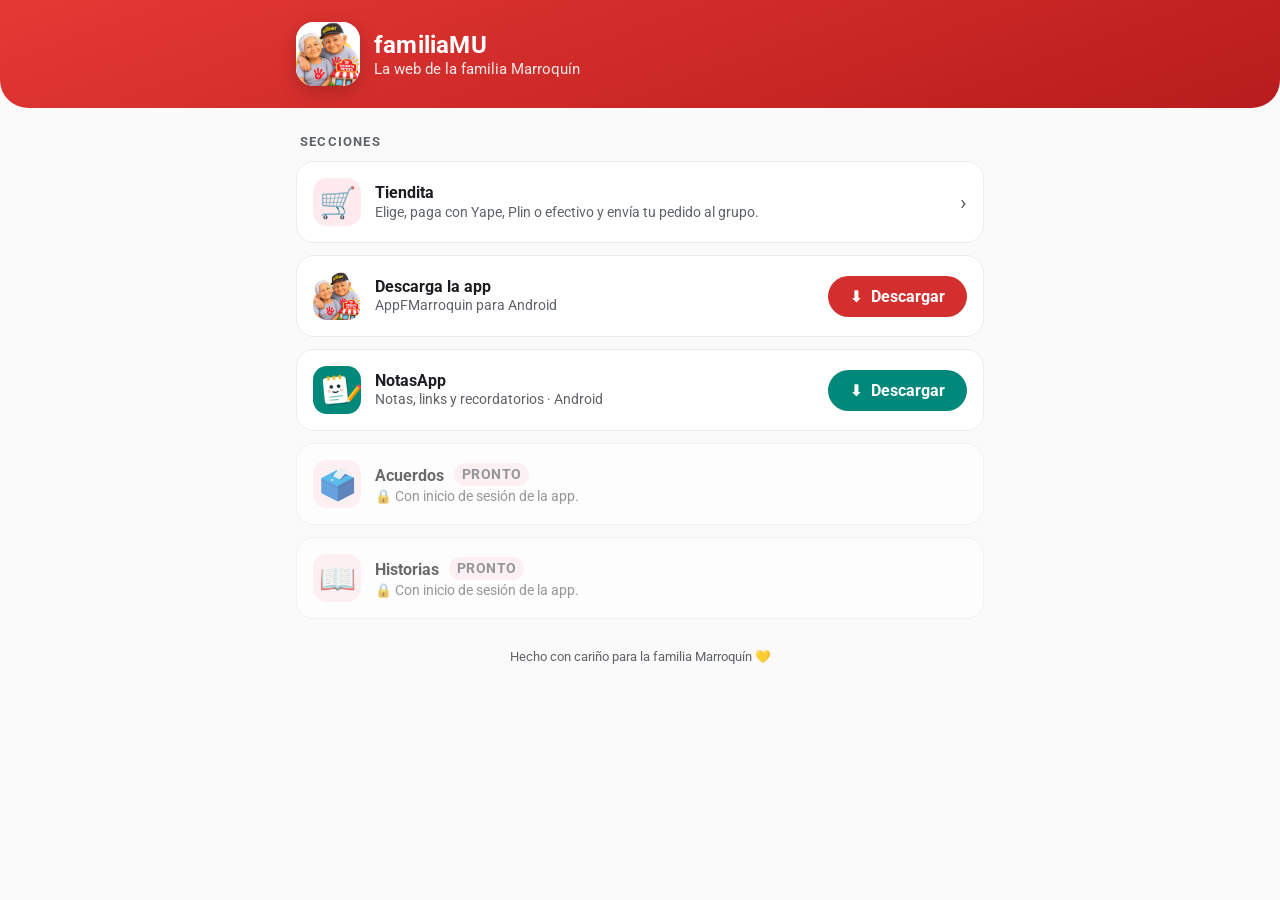
<file: index.html>
<!doctype html>
<html lang="es">
<head>
<meta charset="utf-8">
<meta name="viewport" content="width=device-width, initial-scale=1, viewport-fit=cover">
<title>familiaMU</title>
<meta name="description" content="La web de la familia Marroquín: tiendita, acuerdos e historias.">
<meta name="theme-color" content="#C62828">

<meta property="og:type" content="website">
<meta property="og:site_name" content="familiaMU">
<meta property="og:title" content="familiaMU — la web de la familia">
<meta property="og:description" content="Pide en la tiendita y envía tu pedido al grupo 🛒">
<meta property="og:image" content="https://fammarroquin.github.io/familiaMU/assets/img/og.jpg">
<meta property="og:image:type" content="image/jpeg">
<meta property="og:image:width" content="1200">
<meta property="og:image:height" content="630">
<meta property="og:url" content="https://fammarroquin.github.io/familiaMU/">
<meta name="twitter:card" content="summary_large_image">

<link rel="manifest" href="manifest.webmanifest">
<link rel="icon" href="assets/img/favicon.png">
<link rel="apple-touch-icon" href="assets/img/apple-touch-icon.png">
<link rel="preconnect" href="https://fonts.googleapis.com">
<link href="https://fonts.googleapis.com/css2?family=Roboto:wght@400;500;700&display=swap" rel="stylesheet">
<link rel="stylesheet" href="assets/estilo.css">
</head>
<body>

<header class="hero">
  <div class="wrap">
    <div class="fila">
      <div class="icono"><img src="assets/img/icon-192.png" alt=""></div>
      <div>
        <h1>familiaMU</h1>
        <div class="sub">La web de la familia Marroquín</div>
      </div>
    </div>
    <button class="boton claro instalar" data-instalar hidden>📲&nbsp; Agregar a la pantalla de inicio</button>
  </div>
</header>

<main class="wrap">
  <h2>Secciones</h2>
  <div class="secciones">
    <a class="seccion" href="tiendita/">
      <div class="e">🛒</div>
      <div><b>Tiendita</b><span>Elige, paga con Yape, Plin o efectivo y envía tu pedido al grupo.</span></div>
      <div class="flecha">›</div>
    </a>
    <div class="seccion app-descarga">
      <div class="e"><img src="assets/img/icon-192.png" alt=""></div>
      <div><b>Descarga la app</b><span>AppFMarroquin para Android</span><small class="version" data-version-app hidden></small></div>
      <a class="boton" href="app/" data-solo-android>⬇&nbsp; Descargar</a>
      <p class="solo-android" data-solo-ios hidden>Por ahora la app es solo para Android. Puedes usar la <a href="tiendita/">Tiendita desde aquí</a>.</p>
    </div>
    <div class="seccion app-descarga app-notas" id="notas">
      <div class="e"><img src="assets/img/icon-notas.png" alt=""></div>
      <div><b>NotasApp</b><span>Notas, links y recordatorios · Android</span><small class="version" data-version-notas hidden></small></div>
      <a class="boton" href="https://github.com/famimaqux/NotasApp-releases/releases/latest" data-descargar-notas data-solo-android>⬇&nbsp; Descargar</a>
      <p class="solo-android" data-solo-ios hidden>Por ahora NotasApp es solo para Android.</p>
    </div>
    <div class="seccion bloqueada" aria-disabled="true">
      <div class="e">🗳️</div>
      <div><b>Acuerdos <span class="etiqueta">PRONTO</span></b><span>🔒 Con inicio de sesión de la app.</span></div>
    </div>
    <div class="seccion bloqueada" aria-disabled="true">
      <div class="e">📖</div>
      <div><b>Historias <span class="etiqueta">PRONTO</span></b><span>🔒 Con inicio de sesión de la app.</span></div>
    </div>
  </div>

  <div class="aviso" data-ayuda-ios hidden style="margin-top:16px">
    📲 <b>En iPhone:</b> toca <b>Compartir</b> (el cuadrado con flecha) y luego
    <b>“Agregar a inicio”</b> para tenerla como app.
  </div>

  <footer>Hecho con cariño para la familia Marroquín 💛</footer>
</main>

<script src="assets/supabase.js"></script>
<script src="assets/descarga-app.js" defer></script>
<script src="assets/app.js" data-base="./" defer></script>
</body>
</html>
</file>
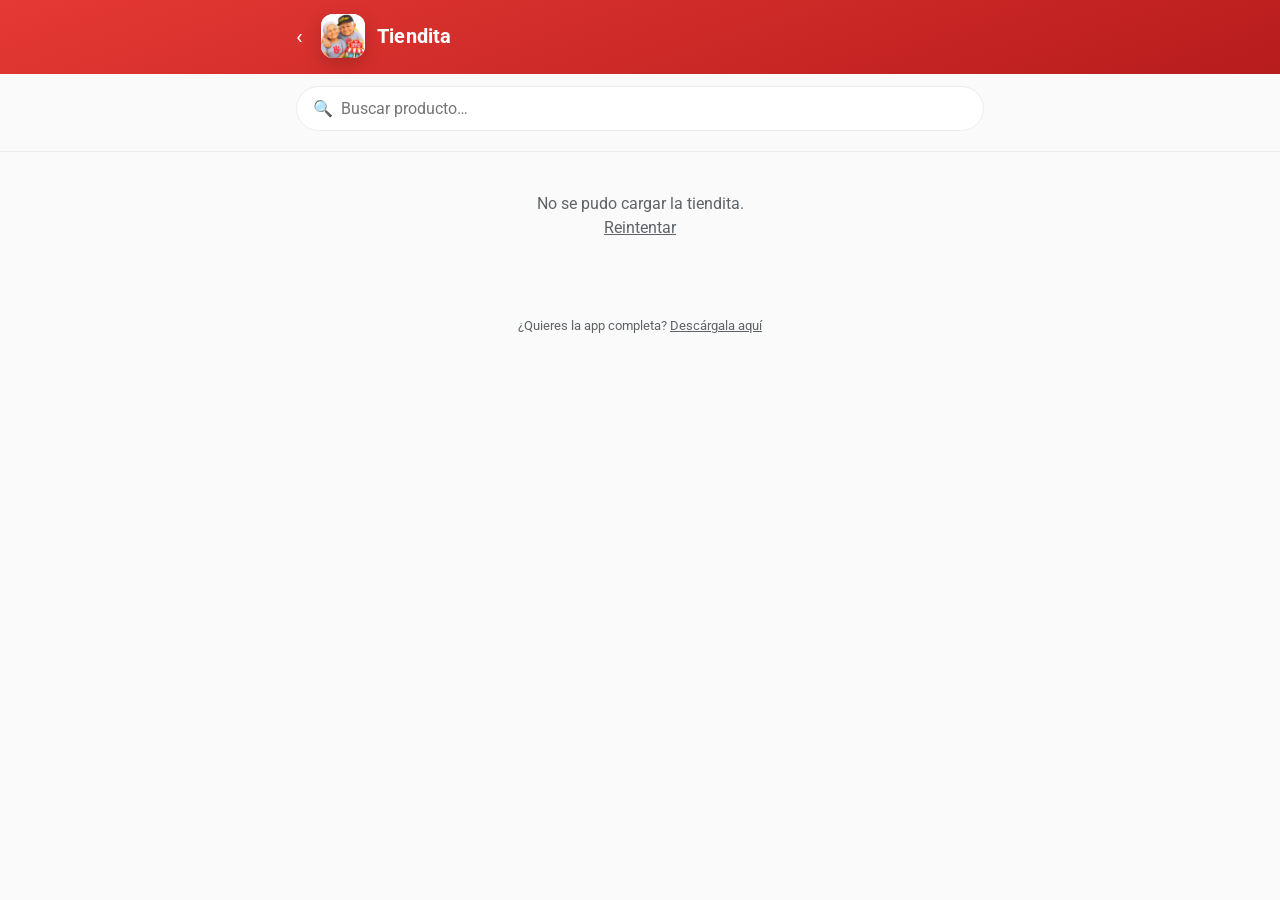
<file: tiendita/index.html>
<!doctype html>
<html lang="es">
<head>
<meta charset="utf-8">
<meta name="viewport" content="width=device-width, initial-scale=1, viewport-fit=cover">
<title>Tiendita · familiaMU</title>
<meta name="description" content="La tiendita de la familia: elige, paga con Yape, Plin o efectivo y envía tu pedido al grupo.">
<meta name="theme-color" content="#C62828">

<meta property="og:type" content="website">
<meta property="og:site_name" content="familiaMU">
<meta property="og:title" content="Tiendita familiaMU 🛒">
<meta property="og:description" content="Elige, paga con Yape, Plin o efectivo y envía tu pedido al grupo.">
<meta property="og:image" content="https://fammarroquin.github.io/familiaMU/assets/img/og.jpg">
<meta property="og:image:type" content="image/jpeg">
<meta property="og:image:width" content="1200">
<meta property="og:image:height" content="630">
<meta property="og:url" content="https://fammarroquin.github.io/familiaMU/tiendita/">
<meta name="twitter:card" content="summary_large_image">

<link rel="manifest" href="../manifest.webmanifest">
<link rel="icon" href="../assets/img/favicon.png">
<link rel="apple-touch-icon" href="../assets/img/apple-touch-icon.png">
<link rel="preconnect" href="https://fonts.googleapis.com">
<link href="https://fonts.googleapis.com/css2?family=Roboto:wght@400;500;700&display=swap" rel="stylesheet">
<link rel="stylesheet" href="../assets/estilo.css">
</head>
<body>

<div class="top">
  <div class="wrap fila">
    <a class="volver" href="../" aria-label="Volver a familiaMU">‹</a>
    <div class="icono"><img src="../assets/img/icon-192.png" alt=""></div>
    <h1>Tiendita</h1>
    <div class="persona" id="persona" hidden>
      👤 <span id="personaNombre"></span><br>
      <button class="enlace" type="button" id="btnNoSoyYo">No soy yo / cambiar</button>
    </div>
  </div>
</div>

<div class="buscador">
  <div class="wrap">
    <input id="buscar" type="search" placeholder="🔍  Buscar producto…" autocomplete="off" enterkeyhint="search" aria-label="Buscar producto">
    <div class="filtros" id="filtros" role="toolbar" aria-label="Filtrar por tipo"></div>
  </div>
</div>

<main class="wrap">
  <div class="aviso" id="avisoCerrada" hidden style="margin-top:14px">🔒 La tiendita está cerrada por ahora. Puedes mirar, pero aún no se puede pedir.</div>
  <div class="estado" id="estado">Cargando productos…</div>
  <div class="productos" id="productos"></div>
  <p class="pie-app" data-solo-android>¿Quieres la app completa? <a href="../app/">Descárgala aquí</a></p>
</main>

<div class="barra" id="barra" hidden>
  <div class="wrap">
    <div class="resumen"><b id="barraTotal">S/ 0.00</b><span id="barraCant">0 productos</span></div>
    <button class="boton" id="btnComprar" type="button">Comprar</button>
  </div>
</div>

<!-- Datos: solo la primera vez (se recuerdan en este celular) -->
<dialog class="hoja" id="dlgDatos">
  <form class="cuerpo" id="formDatos" novalidate>
    <div class="cabeza"><h3>¿Quién pide?</h3><button class="cerrar" type="button" data-cerrar aria-label="Cerrar">✕</button></div>
    <p class="nota">Solo te lo preguntamos una vez; queda guardado en este celular.</p>
    <label class="campo" id="cNombre"><span>Tu nombre</span>
      <input id="fNombre" maxlength="40" autocomplete="name" required>
      <small></small>
    </label>
    <label class="campo" id="cCelular"><span>Celular (opcional)</span>
      <input id="fCelular" inputmode="numeric" maxlength="15" autocomplete="tel" placeholder="9xx xxx xxx">
      <small></small>
    </label>
    <label class="campo" id="cCodigo"><span>Código del grupo</span>
      <input id="fCodigo" maxlength="6" autocomplete="off" autocapitalize="characters" spellcheck="false">
      <small>Pídelo en el grupo de WhatsApp de la familia.</small>
    </label>
    <button class="boton" type="submit">Seguir</button>
  </form>
</dialog>

<!-- Pago -->
<dialog class="hoja" id="dlgPago">
  <div class="cuerpo">
    <div class="cabeza"><h3>Tu pedido</h3><button class="cerrar" type="button" data-cerrar aria-label="Cerrar">✕</button></div>
    <ul class="lineas" id="pagoLineas"></ul>
    <div class="total"><span>Total</span><span id="pagoTotal">S/ 0.00</span></div>
    <p class="para">A nombre de <b id="pagoNombre"></b> · <button class="enlace" type="button" id="btnCambiarDatos">No soy yo / cambiar</button></p>

    <h2>¿Cómo pagas?</h2>
    <div class="medios" id="medios">
      <button class="medio" type="button" data-medio="yape" aria-pressed="false"><span class="e">💜</span>Yape</button>
      <button class="medio" type="button" data-medio="plin" aria-pressed="false"><span class="e">💙</span>Plin</button>
      <button class="medio" type="button" data-medio="efectivo" aria-pressed="false"><span class="e">💵</span>Efectivo</button>
    </div>

    <div id="bloqueBaucher" hidden>
      <h2>Baucher (opcional)</h2>
      <div class="baucher">
        <label class="boton borde" for="fBaucher">📷&nbsp; <span id="txtBaucher">Tomar o elegir foto</span></label>
        <input id="fBaucher" type="file" accept="image/*" hidden>
        <img id="imgBaucher" alt="Baucher" hidden>
        <button class="cerrar" type="button" id="btnQuitarBaucher" aria-label="Quitar foto" hidden>✕</button>
      </div>
    </div>

    <div id="bloquePagado" hidden>
      <h2>¿Ya pagaste?</h2>
      <div class="sino">
        <button type="button" class="si" data-pagado="si" aria-pressed="false">✅ Sí, ya pagué</button>
        <button type="button" class="no" data-pagado="no" aria-pressed="true">⏳ Todavía no</button>
      </div>
    </div>

    <div class="error" id="pagoError" hidden></div>
    <div class="pila">
      <button class="boton wa" type="button" id="btnEnviar" disabled>Enviar al grupo</button>
    </div>
  </div>
</dialog>

<!-- Listo -->
<dialog class="hoja" id="dlgListo">
  <div class="cuerpo listo">
    <div class="check">✓</div>
    <h3 id="listoTitulo">Pedido creado</h3>
    <p id="listoTexto">Queda pendiente hasta que lo aprueben en la app.</p>
    <div class="aviso" id="listoAviso" hidden></div>
    <div class="pila">
      <button class="boton wa" type="button" id="btnReenviar">Enviar al grupo</button>
      <button class="enlace" type="button" data-cerrar>Seguir comprando</button>
    </div>
  </div>
</dialog>

<script src="../assets/supabase.js"></script>
<script src="../assets/tiendita.js"></script>
<script src="../assets/descarga-app.js" defer></script>
<script src="../assets/app.js" data-base="../" defer></script>
</body>
</html>
</file>
<file: assets/estilo.css>
/* familiaMU — estilos compartidos (misma línea visual que AppFMarroquin) */
:root {
  --rojo: #D32F2F; --rojo2: #B71C1C; --texto: #1D1B20; --gris: #5F6368;
  --borde: #ECECEC; --fondo: #FAFAFA; --tarjeta: #FFFFFF; --suave: #FFEBEE;
  --verde: #2E7D32; --verde-suave: #E8F5E9; --sombra: 0 6px 18px rgba(0,0,0,.08);
}
@media (prefers-color-scheme: dark) {
  :root:not([data-theme="light"]) {
    --texto: #F1F1F1; --gris: #B9B9BE; --borde: #2E2E33; --fondo: #121214;
    --tarjeta: #1C1C20; --suave: #3A1E1E; --verde: #81C784; --verde-suave: #1D2B1E;
    --sombra: 0 6px 18px rgba(0,0,0,.35);
  }
}
:root[data-theme="dark"] {
  --texto: #F1F1F1; --gris: #B9B9BE; --borde: #2E2E33; --fondo: #121214;
  --tarjeta: #1C1C20; --suave: #3A1E1E; --verde: #81C784; --verde-suave: #1D2B1E;
  --sombra: 0 6px 18px rgba(0,0,0,.35);
}

* { box-sizing: border-box; }
html, body { margin: 0; }
body {
  font-family: Roboto, system-ui, sans-serif; background: var(--fondo); color: var(--texto);
  -webkit-font-smoothing: antialiased; -webkit-tap-highlight-color: transparent;
}
button, input { font: inherit; color: inherit; }
button { cursor: pointer; }
[hidden] { display: none !important; }

.wrap { max-width: 720px; margin: 0 auto; padding: 0 16px; }

/* ---------- Encabezado rojo ---------- */
header.hero {
  background: linear-gradient(160deg, #E53935, var(--rojo2));
  color: #fff; padding: 22px 0 22px; border-radius: 0 0 28px 28px;
}
.fila { display: flex; gap: 14px; align-items: center; }
.icono { width: 64px; height: 64px; border-radius: 18px; background: #fff; flex: none;
         box-shadow: 0 6px 18px rgba(0,0,0,.18); overflow: hidden; }
.icono img { width: 100%; height: 100%; object-fit: cover; display: block; }
h1 { font-size: 24px; margin: 0; letter-spacing: .2px; }
.sub { opacity: .9; margin-top: 2px; font-size: 14.5px; }
h2 { font-size: 13px; letter-spacing: 1.2px; color: var(--gris); margin: 26px 4px 12px; text-transform: uppercase; }

.boton {
  display: flex; align-items: center; justify-content: center; gap: 8px;
  width: 100%; padding: 15px; border-radius: 999px; border: 0;
  background: var(--rojo); color: #fff; font-weight: 700; font-size: 17px; text-decoration: none;
}
.boton:active { transform: scale(.98); }
.boton:disabled { opacity: .5; transform: none; cursor: default; }
.boton.claro { background: #fff; color: var(--rojo2); box-shadow: 0 8px 22px rgba(0,0,0,.2); }
.boton.borde { background: transparent; color: var(--rojo); border: 1.5px solid var(--rojo); }
.boton.wa { background: #25D366; color: #0B3D1F; }
.enlace { background: none; border: 0; padding: 0; color: inherit; text-decoration: underline; font-size: inherit; }

.aviso { background: var(--suave); border-radius: 16px; padding: 14px 16px; font-size: 14px; line-height: 1.45; }
footer { text-align: center; color: var(--gris); font-size: 12.5px; margin: 30px 0 24px; }

/* ---------- Portada ---------- */
.secciones { display: grid; gap: 12px; }
.seccion {
  display: flex; gap: 14px; align-items: center; padding: 16px;
  background: var(--tarjeta); border: 1px solid var(--borde); border-radius: 18px;
  color: inherit; text-decoration: none;
}
a.seccion:active { transform: scale(.99); }
.seccion .e { font-size: 30px; width: 48px; height: 48px; display: grid; place-items: center;
              background: var(--suave); border-radius: 14px; flex: none; }
.seccion b { display: block; font-size: 16px; }
.seccion span { color: var(--gris); font-size: 13.5px; line-height: 1.35; }
.seccion .flecha { margin-left: auto; color: var(--gris); font-size: 22px; }
.seccion.bloqueada { opacity: .65; }
.etiqueta { display: inline-block; font-size: 11px; font-weight: 700; letter-spacing: .4px;
            padding: 2px 8px; border-radius: 999px; background: var(--suave); color: var(--rojo); margin-left: 6px;
            vertical-align: 2px; }
.instalar { margin-top: 16px; }

/* Tarjeta "Descarga la app": el botón baja a su propia fila en celular */
.app-descarga { flex-wrap: wrap; }
.app-descarga > div:nth-child(2) { flex: 1; min-width: 0; }
.app-descarga .e { overflow: hidden; background: #fff; }
.app-descarga .e img { width: 100%; height: 100%; object-fit: cover; display: block; }
.app-descarga span { display: block; }
.app-descarga .version { display: block; color: var(--gris); font-size: 12px; margin-top: 3px; }
.app-descarga .boton { padding: 12px; font-size: 16px; }
.app-descarga .solo-android { flex-basis: 100%; margin: 0; background: var(--suave); border-radius: 14px;
                              padding: 12px 14px; font-size: 14px; line-height: 1.45; }
.app-descarga .solo-android a { color: var(--rojo); font-weight: 500; }
@media (min-width: 480px) { .app-descarga .boton { width: auto; padding: 11px 22px; } }
/* NotasApp: mismo diseño, con el verde de su ícono */
.app-notas .boton { background: #00897B; }
.app-notas:target { border-color: #00897B; box-shadow: 0 0 0 2px #00897B; }

/* ---------- Tiendita: barra superior ---------- */
.top { background: linear-gradient(160deg, #E53935, var(--rojo2)); color: #fff; padding: 14px 0 16px; }
.top .fila { gap: 12px; }
.top .icono { width: 44px; height: 44px; border-radius: 12px; }
.top h1 { font-size: 20px; }
.top a.volver { color: #fff; text-decoration: none; font-size: 22px; padding: 4px 6px 4px 0; }
.persona { margin-left: auto; font-size: 13px; text-align: right; line-height: 1.3; opacity: .95; }
.persona .enlace { color: #fff; }

.buscador { position: sticky; top: 0; z-index: 5; background: var(--fondo);
            padding: 12px 0 8px; border-bottom: 1px solid var(--borde); }
.buscador input {
  width: 100%; padding: 12px 16px; border-radius: 999px; border: 1px solid var(--borde);
  background: var(--tarjeta); font-size: 16px; outline: none;
}
.buscador input:focus { border-color: var(--rojo); }
.filtros { display: flex; gap: 8px; overflow-x: auto; padding: 10px 0 2px; scrollbar-width: none; }
.filtros::-webkit-scrollbar { display: none; }
.filtro { flex: none; padding: 7px 14px; border-radius: 999px; border: 1px solid var(--borde);
          background: var(--tarjeta); font-size: 14px; white-space: nowrap; }
.filtro[aria-pressed="true"] { background: var(--rojo); border-color: var(--rojo); color: #fff; }

/* ---------- Tiendita: productos ---------- */
.estado { text-align: center; color: var(--gris); padding: 40px 0; line-height: 1.5; }
.productos { display: grid; grid-template-columns: repeat(2, minmax(0, 1fr)); gap: 10px; padding: 14px 0; }
.pie-app { text-align: center; color: var(--gris); font-size: 13px; margin: 10px 0 0; padding-bottom: 120px; }
.pie-app a { color: inherit; }
@media (min-width: 560px) { .productos { grid-template-columns: repeat(3, minmax(0, 1fr)); } }
.prod { background: var(--tarjeta); border: 1px solid var(--borde); border-radius: 18px; overflow: hidden;
        display: flex; flex-direction: column; }
.prod.en-carrito { border-color: var(--rojo); box-shadow: 0 0 0 1px var(--rojo) inset; }
.foto { aspect-ratio: 1 / 1; background: var(--suave); display: grid; place-items: center; font-size: 46px; overflow: hidden; }
.foto img { width: 100%; height: 100%; object-fit: cover; display: block; }
.prod .info { padding: 10px 12px 12px; display: flex; flex-direction: column; gap: 2px; flex: 1; }
.prod .nombre { font-weight: 500; font-size: 14.5px; line-height: 1.3; }
.prod .marca { color: var(--gris); font-size: 12.5px; }
.prod .precio { font-weight: 700; font-size: 17px; margin-top: 4px; }
.prod .quedan { color: var(--gris); font-size: 12.5px; }
.prod .quedan.pocas { color: var(--rojo); font-weight: 700; }
.prod .tope { display: block; text-align: center; color: var(--gris); font-size: 11.5px; margin-top: 5px; }
.prod .acciones { margin-top: auto; padding-top: 8px; }
.agregar { width: 100%; padding: 9px; border-radius: 999px; border: 1.5px solid var(--rojo);
           background: transparent; color: var(--rojo); font-weight: 700; font-size: 14px; }
.contador { display: flex; align-items: center; justify-content: space-between; background: var(--suave);
            border-radius: 999px; padding: 3px; }
.contador button { width: 34px; height: 34px; border-radius: 50%; border: 0; background: var(--rojo); color: #fff;
                   font-size: 20px; font-weight: 700; line-height: 1; }
.contador button:disabled { opacity: .35; }
.contador output { font-weight: 700; font-size: 16px; min-width: 2ch; text-align: center; }

/* ---------- Barra del carrito ---------- */
.barra { position: fixed; left: 0; right: 0; bottom: 0; z-index: 10;
         padding: 10px 16px max(12px, env(safe-area-inset-bottom));
         background: var(--tarjeta); border-top: 1px solid var(--borde); box-shadow: 0 -6px 18px rgba(0,0,0,.08); }
.barra .wrap { display: flex; gap: 12px; align-items: center; padding: 0; }
.barra .resumen { flex: 1; line-height: 1.25; }
.barra .resumen b { font-size: 18px; display: block; }
.barra .resumen span { color: var(--gris); font-size: 13px; }
.barra .boton { width: auto; padding: 13px 26px; }

/* ---------- Hojas (dialog) ---------- */
dialog.hoja {
  border: 0; padding: 0; margin: auto auto 0; width: 100%; max-width: 560px; max-height: 92vh;
  border-radius: 24px 24px 0 0; background: var(--tarjeta); color: var(--texto);
}
@media (min-width: 600px) { dialog.hoja { margin: auto; border-radius: 24px; } }
dialog.hoja::backdrop { background: rgba(0,0,0,.45); }
.hoja .cuerpo { padding: 20px 16px max(18px, env(safe-area-inset-bottom)); }
.hoja .cabeza { display: flex; align-items: center; gap: 8px; margin-bottom: 14px; }
.hoja .cabeza h3 { margin: 0; font-size: 19px; flex: 1; }
.cerrar { border: 0; background: var(--suave); width: 34px; height: 34px; border-radius: 50%; font-size: 18px; color: var(--rojo); }
.hoja .nota { color: var(--gris); font-size: 13.5px; line-height: 1.4; margin: 0 0 14px; }

.campo { display: block; margin-bottom: 14px; }
.campo > span { display: block; font-size: 13.5px; font-weight: 500; margin-bottom: 6px; }
.campo input { width: 100%; padding: 13px 14px; border-radius: 14px; border: 1px solid var(--borde);
               background: var(--fondo); font-size: 16px; outline: none; }
.campo input:focus { border-color: var(--rojo); }
.campo.mal input { border-color: var(--rojo); }
.campo small { display: block; color: var(--gris); font-size: 12.5px; margin-top: 5px; }
.campo.mal small { color: var(--rojo); }
#fCodigo { text-transform: uppercase; letter-spacing: 4px; font-weight: 700; }

.lineas { list-style: none; margin: 0 0 6px; padding: 0; border: 1px solid var(--borde); border-radius: 16px; overflow: hidden; }
.lineas li { display: flex; gap: 10px; padding: 10px 14px; border-bottom: 1px solid var(--borde); font-size: 14.5px; }
.lineas li:last-child { border-bottom: 0; }
.lineas .c { color: var(--gris); min-width: 2.5ch; }
.lineas .n { flex: 1; }
.lineas .s { font-weight: 500; white-space: nowrap; }
.total { display: flex; justify-content: space-between; font-size: 18px; font-weight: 700; padding: 8px 4px 4px; }
.para { font-size: 13.5px; color: var(--gris); margin: 4px 4px 0; }
.para .enlace { color: var(--rojo); }

.medios { display: grid; grid-auto-flow: column; grid-auto-columns: 1fr; gap: 8px; }
.medio { padding: 14px 6px; border-radius: 16px; border: 1.5px solid var(--borde); background: var(--fondo);
         font-weight: 700; font-size: 15px; display: flex; flex-direction: column; align-items: center; gap: 4px; }
.medio .e { font-size: 24px; }
.medio[aria-pressed="true"] { border-color: var(--rojo); background: var(--suave); color: var(--rojo); }

.baucher { display: flex; gap: 12px; align-items: center; }
.baucher label.boton { width: auto; flex: 1; font-size: 15px; padding: 12px; }
.baucher img { width: 56px; height: 56px; object-fit: cover; border-radius: 12px; border: 1px solid var(--borde); }
.sino { display: grid; grid-template-columns: 1fr 1fr; gap: 8px; }
.sino button { padding: 12px; border-radius: 14px; border: 1.5px solid var(--borde); background: var(--fondo); font-weight: 500; }
.sino button[aria-pressed="true"] { border-color: var(--verde); background: var(--verde-suave); color: var(--verde); font-weight: 700; }
.sino button.no[aria-pressed="true"] { border-color: var(--gris); background: var(--fondo); color: var(--texto); }

.error { background: var(--suave); color: var(--rojo); border-radius: 14px; padding: 12px 14px; font-size: 14px; margin: 12px 0 0; line-height: 1.4; }
.listo { text-align: center; }
.listo .check { width: 72px; height: 72px; border-radius: 50%; background: var(--verde-suave); color: var(--verde);
                display: grid; place-items: center; font-size: 38px; margin: 6px auto 12px; }
.listo h3 { margin: 0 0 6px; font-size: 21px; }
.listo p { color: var(--gris); margin: 0 0 16px; line-height: 1.45; }
.pila { display: grid; gap: 10px; margin-top: 16px; }
.pila .enlace { color: var(--gris); padding: 8px; }
.listo .tarjeta { display: block; width: 100%; max-height: 38vh; object-fit: contain; margin: 0 auto 12px;
                  border-radius: 14px; border: 1px solid var(--borde); background: #fff; }
</file>
